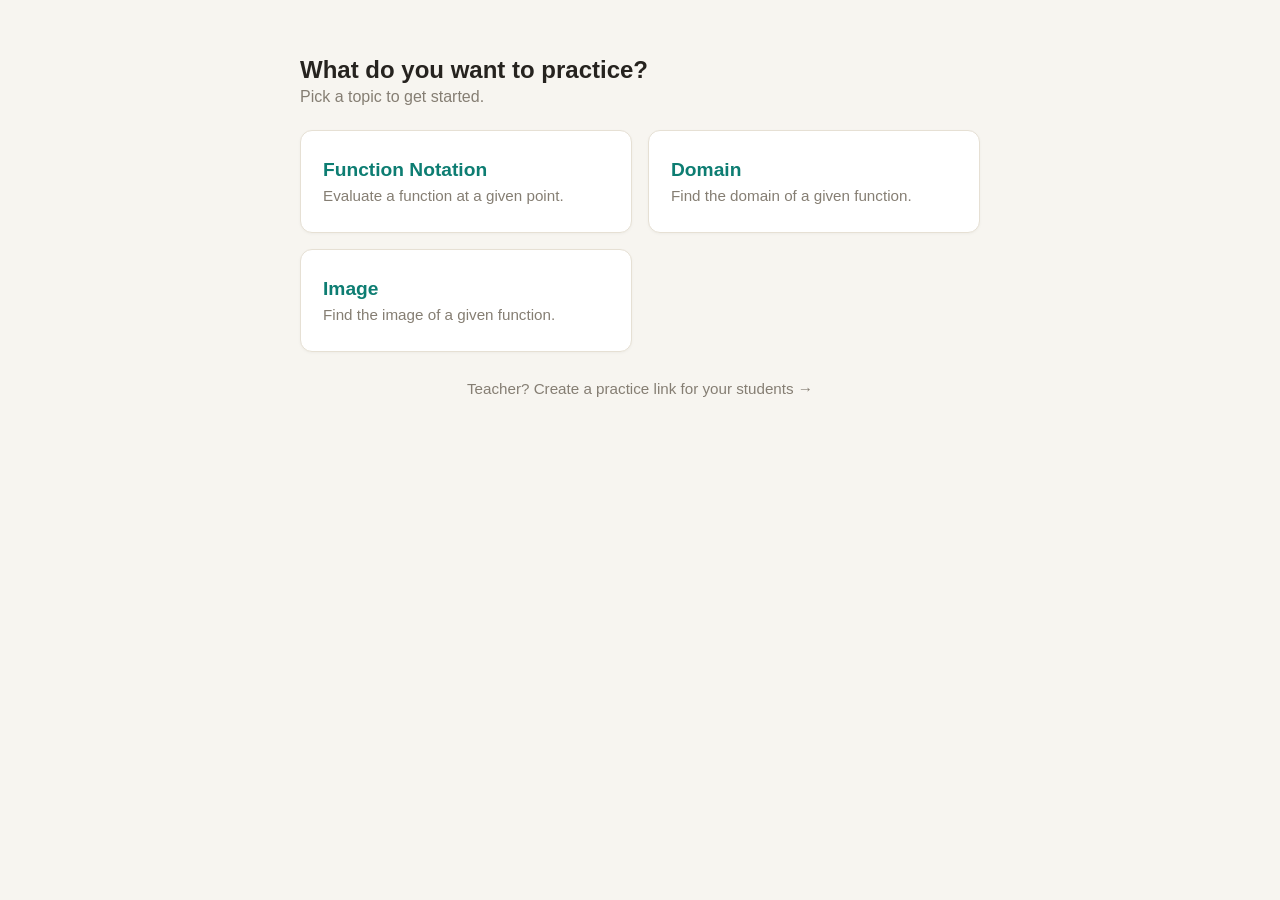
<file: index.html>
<!DOCTYPE html>
<html lang="en">
<head>
<meta charset="UTF-8">
<meta name="viewport" content="width=device-width, initial-scale=1.0">
<title>Calcapp</title>
<link rel="stylesheet" href="domain-builder.css">
<link rel="stylesheet" href="home.css">
</head>
<body>
  <div class="container">
    <h1>What do you want to practice?</h1>
    <p class="subtitle">Pick a topic to get started.</p>

    <div class="topic-grid">
      <a class="topic-card" href="practice.html?topics=notation">
        <div class="topic-title">Function Notation</div>
        <div class="topic-desc">Evaluate a function at a given point.</div>
      </a>
      <a class="topic-card" href="practice.html?topics=domain">
        <div class="topic-title">Domain</div>
        <div class="topic-desc">Find the domain of a given function.</div>
      </a>
      <a class="topic-card" href="practice.html?topics=image">
        <div class="topic-title">Image</div>
        <div class="topic-desc">Find the image of a given function.</div>
      </a>
    </div>

    <p class="teacher-link"><a href="teacher.html">Teacher? Create a practice link for your students →</a></p>
  </div>
</body>
</html>
</file>
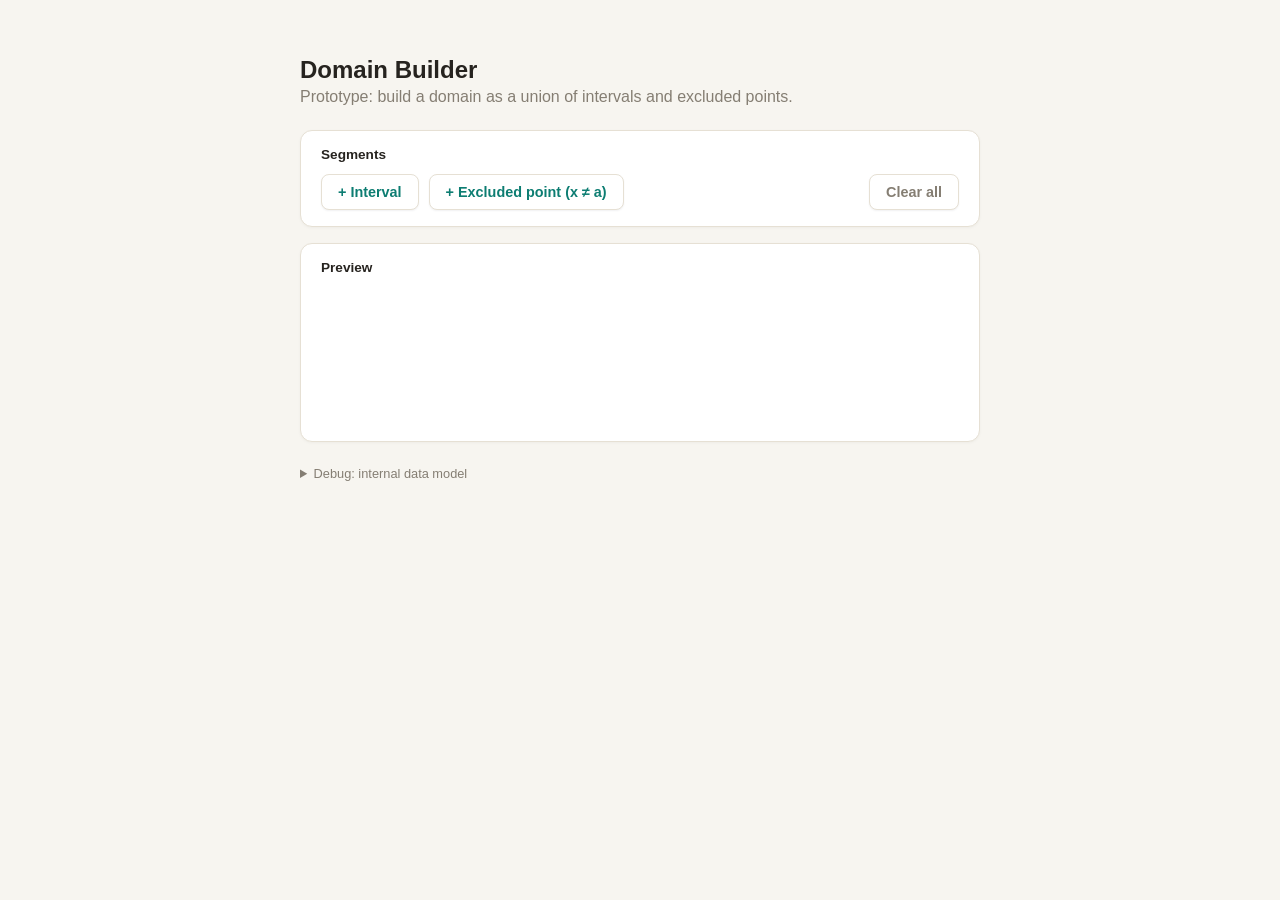
<file: domain-builder.html>
<!DOCTYPE html>
<html lang="en">
<head>
<meta charset="UTF-8">
<meta name="viewport" content="width=device-width, initial-scale=1.0">
<title>Domain Builder — Prototype</title>
<link rel="stylesheet" href="domain-builder.css">
</head>
<body>
  <div class="container">
    <h1>Domain Builder</h1>
    <p class="subtitle">Prototype: build a domain as a union of intervals and excluded points.</p>

    <div class="card">
      <div class="label">Segments</div>
      <div id="segments"></div>
      <div class="add-row">
        <button id="addIntervalBtn" class="add-btn">+ Interval</button>
        <button id="addPointBtn" class="add-btn">+ Excluded point (x ≠ a)</button>
        <button id="clearBtn" class="add-btn clear-btn">Clear all</button>
      </div>
    </div>

    <div class="card">
      <div class="label">Preview</div>
      <div id="preview" class="preview"></div>
      <svg id="numberLine" class="number-line" viewBox="0 0 600 90"></svg>
    </div>

    <details class="debug">
      <summary>Debug: internal data model</summary>
      <pre id="debugOut"></pre>
    </details>
  </div>

  <script type="module" src="domain-builder.js"></script>
</body>
</html>
</file>
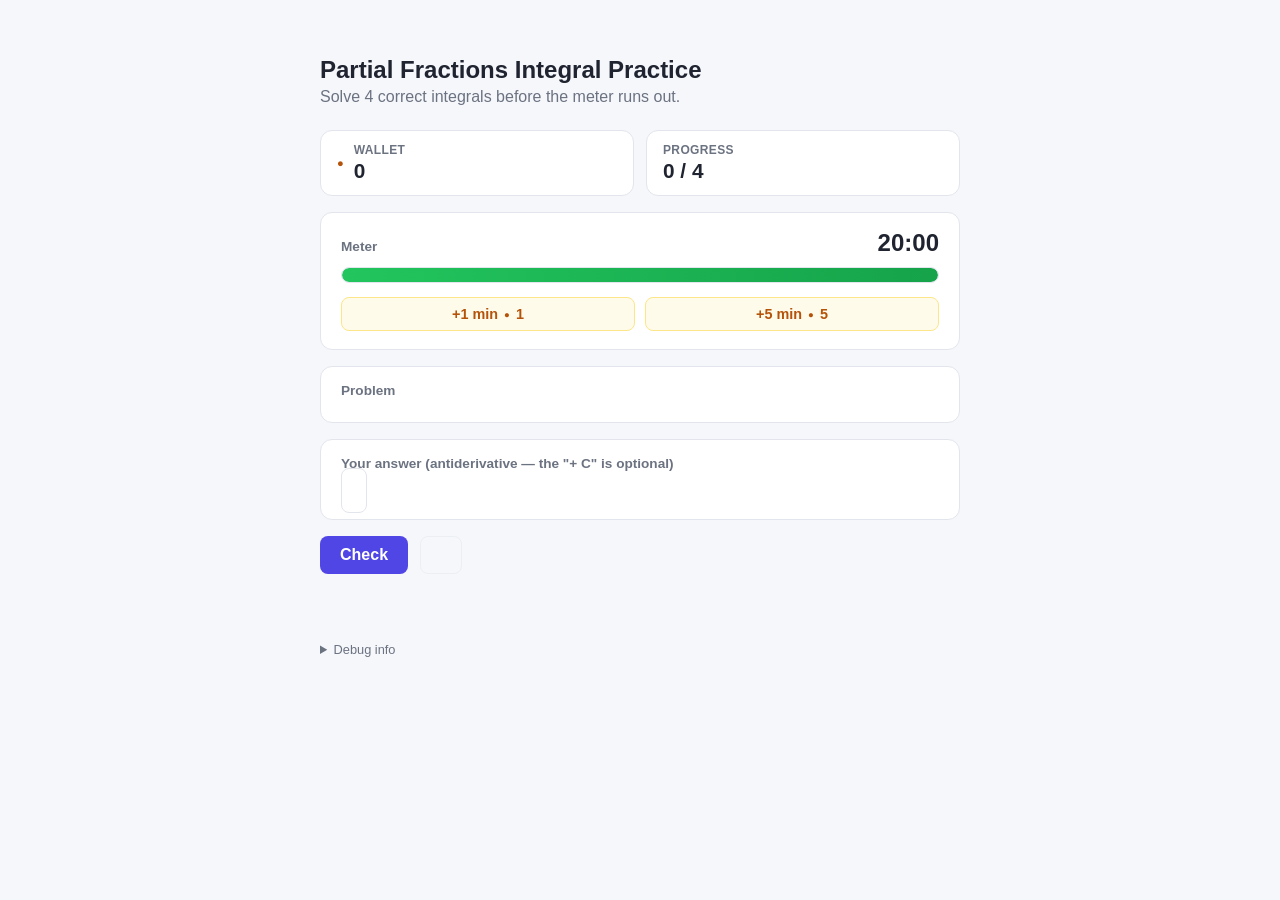
<file: integrals.html>
<!DOCTYPE html>
<html lang="en">
<head>
<meta charset="UTF-8">
<meta name="viewport" content="width=device-width, initial-scale=1.0">
<title>Partial Fractions: Survive the Countdown</title>
<link rel="stylesheet" href="style.css">
</head>
<body>
  <div class="container">
    <h1>Partial Fractions Integral Practice</h1>
    <p class="subtitle">Solve 4 correct integrals before the meter runs out.</p>

    <div class="hud">
      <div class="hud-chip wallet-chip">
        <span class="hud-icon" aria-hidden="true">&#9679;</span>
        <div class="hud-text">
          <span class="hud-label">Wallet</span>
          <span class="hud-value" id="walletValue">0</span>
        </div>
      </div>

      <div class="hud-chip progress-chip">
        <div class="hud-text">
          <span class="hud-label">Progress</span>
          <span class="hud-value" id="progressValue">0 / 4</span>
        </div>
      </div>
    </div>

    <div class="card meter-card">
      <div class="meter-top">
        <span class="label">Meter</span>
        <span class="hud-value" id="meterValue">20:00</span>
      </div>
      <div class="meter-track">
        <div class="meter-fill" id="meterFill"></div>
      </div>
      <div class="meter-actions">
        <button id="addOneBtn" class="meter-btn">+1 min <span class="coin-icon">&#9679;</span>1</button>
        <button id="addFiveBtn" class="meter-btn">+5 min <span class="coin-icon">&#9679;</span>5</button>
      </div>
    </div>

    <div class="card">
      <div class="label">Problem</div>
      <math-field id="problem" read-only class="display-field"></math-field>
    </div>

    <div class="card">
      <div class="label">Your answer (antiderivative — the "+ C" is optional)</div>
      <math-field id="answer" class="input-field" virtual-keyboard-mode="onfocus"></math-field>
    </div>

    <div class="buttons">
      <button id="checkBtn">Check</button>
      <button id="swapBtn" class="secondary" disabled></button>
    </div>

    <div id="feedback" class="feedback"></div>

    <details class="debug">
      <summary>Debug info</summary>
      <pre id="debugOut"></pre>
    </details>
  </div>

  <div id="overlay" class="overlay hidden">
    <div class="overlay-card">
      <div id="overlayTitle" class="overlay-title"></div>
      <div id="overlayBody" class="overlay-body"></div>
      <button id="overlayBtn" class="overlay-btn"></button>
    </div>
  </div>

  <script type="module" src="app.js"></script>
</body>
</html>
</file>
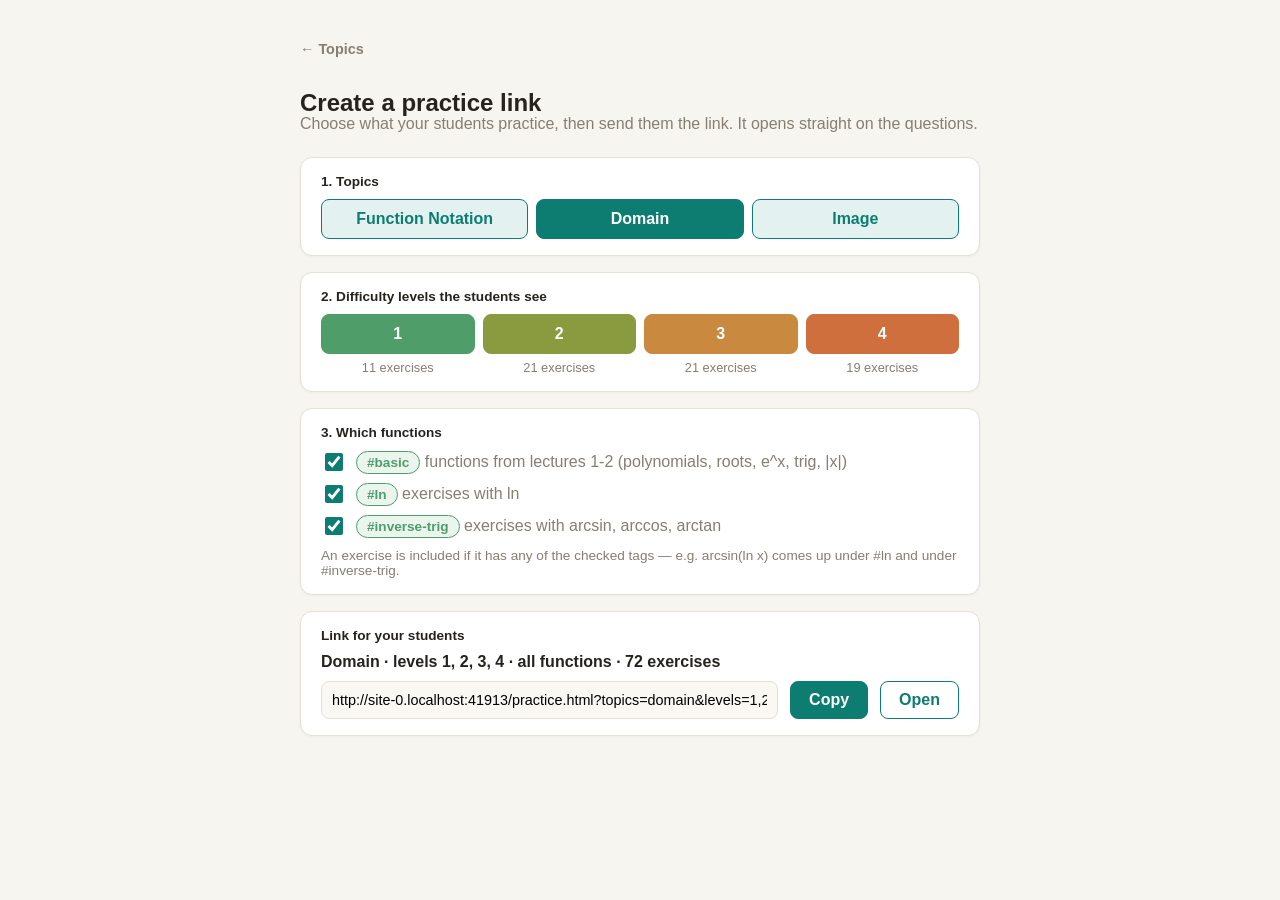
<file: teacher.html>
<!DOCTYPE html>
<html lang="en">
<head>
<meta charset="UTF-8">
<meta name="viewport" content="width=device-width, initial-scale=1.0">
<title>Create a Practice Link</title>
<link rel="stylesheet" href="domain-builder.css">
<link rel="stylesheet" href="exercise.css">
<link rel="stylesheet" href="teacher.css">
</head>
<body>
  <div class="container">
    <a href="index.html" class="home-link">← Topics</a>
    <h1>Create a practice link</h1>
    <p class="subtitle">Choose what your students practice, then send them the link. It opens straight on the questions.</p>

    <div class="card">
      <div class="label">1. Topics</div>
      <div id="topicPicker" class="choice-row"></div>
    </div>

    <div class="card">
      <div class="label">2. Difficulty levels the students see</div>
      <div id="levelPicker" class="difficulty-filter">
        <button type="button" class="difficulty-btn" data-level="1">1</button>
        <button type="button" class="difficulty-btn" data-level="2">2</button>
        <button type="button" class="difficulty-btn" data-level="3">3</button>
        <button type="button" class="difficulty-btn" data-level="4">4</button>
      </div>
      <div id="levelCounts" class="level-counts"></div>
    </div>

    <div class="card">
      <div class="label">3. Which functions</div>
      <div id="tagPicker" class="tag-picker"></div>
      <div class="hint">An exercise is included if it has any of the checked tags — e.g. arcsin(ln x) comes up under #ln and under #inverse-trig.</div>
    </div>

    <div class="card">
      <div class="label">Link for your students</div>
      <div id="summary" class="summary"></div>
      <div class="link-row">
        <input id="linkOutput" class="link-output" type="text" readonly>
        <button type="button" id="copyBtn" class="link-btn">Copy</button>
        <a id="openLink" class="link-btn secondary" target="_blank" rel="noopener">Open</a>
      </div>
      <div id="linkWarning" class="link-warning hidden"></div>
    </div>
  </div>

  <script type="module" src="teacher.js"></script>
</body>
</html>
</file>
<file: domain-builder.css>
:root {
  --bg: #f7f5f0;
  --card-bg: #ffffff;
  --text: #26231f;
  --muted: #857e73;
  --border: #e6e0d4;
  --accent: #0d7d72;
  --accent-hover: #0a635a;
  --accent-tint: #e3f2f0;
  --accent-tint-border: #a9d6d0;
  --good: #4f9d69;
  --good-hover: #3f8255;
  --warn: #c98a3f;
  --warn-bg: #fdf4e7;
  --warn-bg-hover: #faebd2;
  --warn-border: #eed3a4;
  --bad: #dc2626;
  --seg-colors: #4f46e5, #0891b2, #b45309, #db2777, #16a34a;

  /* Difficulty accents (levels 1-4) — deliberately muted, and stepping
     green -> orange rather than ending in red, since red already means
     "mistake" elsewhere in this UI. */
  --diff-1: #4f9d69;
  --diff-1-tint: #eaf5ee;
  --diff-2: #8a9a3f;
  --diff-2-tint: #f3f5e6;
  --diff-3: #c98a3f;
  --diff-3-tint: #faf1e2;
  --diff-4: #cf6f3e;
  --diff-4-tint: #fbeee3;
}

* { box-sizing: border-box; }

body {
  margin: 0;
  font-family: -apple-system, "Segoe UI", Roboto, Helvetica, Arial, sans-serif;
  background: var(--bg);
  color: var(--text);
  display: flex;
  justify-content: center;
  padding: 40px 16px;
}

.container {
  width: 100%;
  max-width: 680px;
}

h1 {
  font-size: 1.5rem;
  margin-bottom: 4px;
}

.subtitle {
  color: var(--muted);
  margin-top: 0;
  margin-bottom: 24px;
}

.home-link {
  display: inline-block;
  margin-bottom: 16px;
  color: var(--muted);
  text-decoration: none;
  font-size: 0.9rem;
  font-weight: 600;
}

.home-link:hover { color: var(--accent); }

.card {
  background: var(--card-bg);
  border: 1px solid var(--border);
  border-radius: 12px;
  padding: 16px 20px;
  margin-bottom: 16px;
  box-shadow: 0 1px 3px rgba(20, 22, 30, 0.04);
}

.label {
  font-size: 0.85rem;
  color: var(--text);
  margin-bottom: 10px;
  font-weight: 600;
}

.label.showing-solution {
  margin-top: 14px;
  color: var(--warn);
}

.label.hidden {
  display: none;
}

/* ---------------------------------------------------------------------- */
/* Segment rows                                                          */
/* ---------------------------------------------------------------------- */

/* Each row carries the same color used for its segment on the number line
   and preview (set as --seg-color inline from JS), read here as a left
   accent border and a faint tint — so the color coding that already ties
   a row to its place on the axis actually shows up on the row itself,
   not just in a small dot. Falls back to a plain border/background when
   --seg-color or color-mix() isn't available. */
.segment-row {
  display: flex;
  flex-wrap: wrap;
  align-items: center;
  gap: 8px;
  padding: 10px 12px 10px 14px;
  border: 1px solid var(--border);
  border-left: 4px solid var(--seg-color, var(--border));
  border-radius: 8px;
  margin-bottom: 8px;
  background: #faf8f3;
  background: color-mix(in srgb, var(--seg-color, var(--border)) 7%, #faf8f3);
  font-size: 1rem;
}

.segment-row.invalid {
  border-color: var(--bad);
  border-left-color: var(--bad);
  background: #fef2f2;
}

/* The math being entered (brackets + fields) vs. the row's own controls
   (preview text, reorder, remove) — grouped separately, with a divider
   between them, instead of one undifferentiated line of boxes. */
.row-math {
  display: flex;
  flex-wrap: wrap;
  align-items: center;
  gap: 8px;
}

/* A pill rather than a border-left divider: on a narrow screen this whole
   cluster wraps onto its own line as one flex item, where a divider would
   otherwise read as a stray mark with nothing left of it to divide from. */
.row-tools {
  display: flex;
  align-items: center;
  gap: 10px;
  padding: 4px 10px 4px 12px;
  border-radius: 999px;
  background: rgba(255, 255, 255, 0.55);
}

.bracket-btn {
  font-family: "Cambria Math", Georgia, serif;
  font-size: 1.3rem;
  width: 34px;
  height: 34px;
  border-radius: 6px;
  border: 1px solid var(--border);
  background: white;
  cursor: pointer;
  color: var(--text);
  flex-shrink: 0;
  box-shadow: 0 1px 2px rgba(20, 22, 30, 0.06);
  transition: background 0.12s ease, border-color 0.12s ease, box-shadow 0.12s ease, color 0.12s ease;
}

.bracket-btn:hover:not(:disabled) {
  background: var(--accent-tint);
  border-color: var(--accent);
  box-shadow: 0 2px 5px rgba(13, 125, 114, 0.15);
}

/* A closed bracket ("[", "]") is a real state, not just a glyph choice —
   give it the same tinted/filled treatment used for an active toggle
   elsewhere on the page, so open vs. closed reads at a glance. */
.bracket-btn.closed {
  background: var(--accent-tint);
  border-color: var(--accent);
  color: var(--accent-hover);
  font-weight: 700;
}

.bracket-btn:disabled {
  opacity: 0.4;
  cursor: not-allowed;
}

math-field.value-input {
  display: inline-block;
  min-width: 56px;
  font-size: 1rem;
  padding: 4px 8px;
  border-radius: 6px;
  border: 1px solid var(--border);
}

math-field.value-input:focus-within {
  border-color: var(--accent);
  outline: none;
}

/* We supply our own insert toolbar — hide MathLive's built-in inline
   keyboard-toggle and menu icons so each field stays compact. */
math-field.value-input::part(virtual-keyboard-toggle),
math-field.value-input::part(menu-toggle) {
  display: none;
}

.comma {
  color: var(--text);
  font-size: 1.4rem;
  font-weight: 700;
  line-height: 1;
  align-self: center;
  transform: translateY(3px);
}

/* ---------------------------------------------------------------------- */
/* Per-field symbol menu (small caret at the corner of each math-field)   */
/* ---------------------------------------------------------------------- */

.field-wrap {
  position: relative;
  display: inline-block;
}

.field-menu-btn {
  position: absolute;
  right: -6px;
  bottom: -6px;
  width: 16px;
  height: 16px;
  padding: 0;
  line-height: 1;
  font-size: 9px;
  border-radius: 50%;
  border: 1px solid var(--accent-tint-border);
  background: var(--accent-tint);
  color: var(--accent);
  cursor: pointer;
  display: flex;
  align-items: center;
  justify-content: center;
  z-index: 2;
}

.field-menu-btn:hover { background: var(--accent); border-color: var(--accent); color: white; }

/* The note under "Your answer" pointing at the ▾ button — it shows a
   static copy of the button so students know what to look for. */
.answer-hint {
  font-size: 0.8rem;
  color: #5c564d; /* a step below the labels, but darker than --muted */
  margin: -4px 0 10px;
}

.answer-hint .field-menu-btn {
  position: static;
  display: inline-flex;
  vertical-align: middle;
  cursor: default;
}

.field-menu {
  position: absolute;
  top: calc(100% + 6px);
  right: 0;
  z-index: 20;
  display: grid;
  grid-template-columns: repeat(3, 1fr);
  gap: 4px;
  padding: 6px;
  background: white;
  border: 1px solid var(--border);
  border-radius: 8px;
  box-shadow: 0 8px 20px rgba(20, 22, 30, 0.15);
}

.field-menu.hidden {
  display: none;
}

.field-menu-item {
  font-family: "Cambria Math", Georgia, serif;
  font-size: 1rem;
  width: 32px;
  height: 30px;
  border-radius: 6px;
  border: 1px solid var(--border);
  background: white;
  color: var(--text);
  cursor: pointer;
}

.field-menu-item:hover { background: var(--accent-tint); border-color: var(--accent); }

.point-label {
  font-weight: 600;
  font-size: 1.1rem;
}

.row-spacer { flex: 1; }

.row-preview {
  font-family: "Cambria Math", Georgia, serif;
  color: var(--muted);
  font-size: 0.95rem;
  white-space: nowrap;
  direction: ltr;
}

/* One bordered stepper instead of two separate buttons — reads as a
   single reorder control rather than two more boxes in the row. */
.move-btns {
  display: flex;
  flex-direction: column;
  border: 1px solid var(--border);
  border-radius: 6px;
  overflow: hidden;
  flex-shrink: 0;
}

.move-btn {
  width: 22px;
  height: 17px;
  padding: 0;
  line-height: 1;
  font-size: 0.65rem;
  border: none;
  background: white;
  color: var(--muted);
  cursor: pointer;
}

.move-btn + .move-btn {
  border-top: 1px solid var(--border);
}

.move-btn:hover:not(:disabled) { background: var(--accent-tint); color: var(--accent); }

.move-btn:disabled {
  opacity: 0.3;
  cursor: not-allowed;
}

.remove-btn {
  width: 28px;
  height: 28px;
  border-radius: 50%;
  border: 1px solid var(--border);
  background: white;
  color: var(--bad);
  cursor: pointer;
  font-size: 0.9rem;
  line-height: 1;
  flex-shrink: 0;
  transition: background 0.12s ease, border-color 0.12s ease;
}

.remove-btn:hover { background: #fef2f2; border-color: var(--bad); }

/* ---------------------------------------------------------------------- */
/* Add buttons                                                           */
/* ---------------------------------------------------------------------- */

.add-row {
  display: flex;
  gap: 10px;
  flex-wrap: wrap;
  margin-top: 12px;
}

.add-btn {
  font-size: 0.9rem;
  padding: 9px 16px;
  border-radius: 8px;
  border: 1px solid var(--border);
  background: white;
  color: var(--accent);
  font-weight: 600;
  cursor: pointer;
  box-shadow: 0 1px 2px rgba(20, 22, 30, 0.06);
  transition: background 0.12s ease, border-color 0.12s ease, transform 0.05s ease, box-shadow 0.12s ease;
}

.add-btn:hover {
  background: var(--accent-tint);
  border-color: var(--accent-tint-border);
  box-shadow: 0 2px 5px rgba(13, 125, 114, 0.15);
}

.add-btn:active {
  transform: translateY(1px);
  box-shadow: 0 1px 1px rgba(20, 22, 30, 0.08);
}

.clear-btn {
  color: var(--muted);
  margin-left: auto;
}

.clear-btn:hover {
  background: #f2efe7;
  border-color: #ddd6c7;
  box-shadow: 0 2px 5px rgba(20, 22, 30, 0.08);
}

/* ---------------------------------------------------------------------- */
/* Preview                                                                */
/* ---------------------------------------------------------------------- */

.preview {
  font-size: 1.3rem;
  font-family: "Cambria Math", Georgia, serif;
  min-height: 32px;
  margin-bottom: 14px;
  direction: ltr;
  text-align: left;
}

.preview.empty {
  color: var(--muted);
  font-family: inherit;
  font-size: 1rem;
}

.excluded-list {
  color: var(--warn);
}

.number-line {
  width: 100%;
  height: 90px;
  overflow: visible;
}

/* ---------------------------------------------------------------------- */
/* Debug                                                                  */
/* ---------------------------------------------------------------------- */

.debug {
  margin-top: 24px;
  color: var(--muted);
  font-size: 0.8rem;
}

.debug pre {
  white-space: pre-wrap;
  background: #fff;
  border: 1px solid var(--border);
  border-radius: 8px;
  padding: 10px;
}
</file>
<file: home.css>
.topic-grid {
  display: grid;
  grid-template-columns: repeat(auto-fit, minmax(220px, 1fr));
  gap: 16px;
}

.topic-card {
  display: block;
  background: var(--card-bg);
  border: 1px solid var(--border);
  border-radius: 12px;
  padding: 28px 22px;
  text-decoration: none;
  color: inherit;
  box-shadow: 0 1px 3px rgba(20, 22, 30, 0.04);
  transition: border-color 0.15s ease, box-shadow 0.15s ease, transform 0.05s ease;
}

.topic-card:hover {
  border-color: var(--accent);
  box-shadow: 0 4px 14px rgba(13, 125, 114, 0.15);
}

.topic-card:active { transform: translateY(1px); }

.topic-title {
  font-size: 1.2rem;
  font-weight: 700;
  color: var(--accent);
  margin-bottom: 6px;
}

.topic-desc {
  color: var(--muted);
  font-size: 0.95rem;
}

.teacher-link {
  margin-top: 28px;
  text-align: center;
  font-size: 0.95rem;
}

.teacher-link a {
  color: var(--muted);
  text-decoration: none;
}

.teacher-link a:hover { color: var(--accent); }
</file>
<file: style.css>
:root {
  --bg: #f6f7fb;
  --card-bg: #ffffff;
  --text: #1f2430;
  --muted: #6b7280;
  --border: #e2e5ec;
  --accent: #4f46e5;
  --accent-hover: #4338ca;
  --good: #16a34a;
  --good-bg: #ecfdf3;
  --bad: #dc2626;
  --bad-bg: #fef2f2;
  --warn: #d97706;
  --coin: #b45309;
  --coin-bg: #fffbeb;
}

* { box-sizing: border-box; }

body {
  margin: 0;
  font-family: -apple-system, "Segoe UI", Roboto, Helvetica, Arial, sans-serif;
  background: var(--bg);
  color: var(--text);
  display: flex;
  justify-content: center;
  padding: 40px 16px;
  /* A math-field can render wider than the screen after a symbol insert
     (e.g. a square root). Without this, mobile browsers respond to that
     overflow by auto-zooming the whole page out to fit it, which then
     desyncs MathLive's virtual keyboard (positioned for the original
     viewport) and leaves it rendered off-screen. */
  overflow-x: hidden;
}

.container {
  width: 100%;
  max-width: 640px;
}

h1 {
  font-size: 1.5rem;
  margin-bottom: 4px;
}

.subtitle {
  color: var(--muted);
  margin-top: 0;
  margin-bottom: 24px;
}

.card {
  background: var(--card-bg);
  border: 1px solid var(--border);
  border-radius: 12px;
  padding: 16px 20px;
  margin-bottom: 16px;
}

.label {
  font-size: 0.85rem;
  color: var(--muted);
  margin-bottom: 8px;
  font-weight: 600;
}

math-field.display-field {
  font-size: 1.4rem;
  border: none;
  padding: 8px 0;
}

math-field.input-field {
  font-size: 1.3rem;
  border: 1px solid var(--border);
  border-radius: 8px;
  padding: 10px 12px;
}

math-field.input-field:focus-within {
  border-color: var(--accent);
}

.buttons {
  display: flex;
  gap: 12px;
  margin-bottom: 16px;
}

button {
  font-size: 1rem;
  padding: 10px 20px;
  border-radius: 8px;
  border: none;
  cursor: pointer;
  background: var(--accent);
  color: white;
  font-weight: 600;
}

button:hover { background: var(--accent-hover); }

button.secondary {
  background: transparent;
  color: var(--text);
  border: 1px solid var(--border);
}

button.secondary:hover { background: #eee; }

button:disabled {
  opacity: 0.5;
  cursor: not-allowed;
}

button.secondary:disabled:hover { background: transparent; }

.feedback {
  min-height: 24px;
  padding: 14px 16px;
  border-radius: 8px;
  font-weight: 500;
  white-space: pre-line;
}

.feedback.correct {
  background: var(--good-bg);
  color: var(--good);
}

.feedback.incorrect {
  background: var(--bad-bg);
  color: var(--bad);
}

.debug {
  margin-top: 24px;
  color: var(--muted);
  font-size: 0.8rem;
}

.debug pre {
  white-space: pre-wrap;
  background: #fff;
  border: 1px solid var(--border);
  border-radius: 8px;
  padding: 10px;
}

/* ---------------------------------------------------------------------- */
/* HUD                                                                    */
/* ---------------------------------------------------------------------- */

.hud {
  display: flex;
  gap: 12px;
  margin-bottom: 16px;
}

.hud-chip {
  flex: 1;
  display: flex;
  align-items: center;
  gap: 10px;
  background: var(--card-bg);
  border: 1px solid var(--border);
  border-radius: 12px;
  padding: 12px 16px;
}

.hud-chip .hud-icon {
  font-size: 0.7rem;
  color: var(--coin);
}

.wallet-chip .hud-icon { color: var(--coin); }

.hud-text {
  display: flex;
  flex-direction: column;
  gap: 2px;
}

.hud-label {
  font-size: 0.75rem;
  color: var(--muted);
  font-weight: 600;
  text-transform: uppercase;
  letter-spacing: 0.03em;
}

.hud-value {
  font-size: 1.3rem;
  font-weight: 700;
  font-variant-numeric: tabular-nums;
}

/* ---------------------------------------------------------------------- */
/* Meter                                                                  */
/* ---------------------------------------------------------------------- */

.meter-card {
  padding-bottom: 18px;
}

.meter-top {
  display: flex;
  justify-content: space-between;
  align-items: baseline;
  margin-bottom: 10px;
}

.meter-top .label {
  margin-bottom: 0;
}

.meter-top .hud-value {
  font-size: 1.5rem;
  transition: color 0.3s ease;
}

.meter-track {
  position: relative;
  height: 16px;
  border-radius: 999px;
  background: #eef0f6;
  overflow: hidden;
  border: 1px solid var(--border);
}

.meter-fill {
  height: 100%;
  width: 100%;
  border-radius: 999px;
  background: linear-gradient(90deg, #22c55e, #16a34a);
  transition: width 0.25s linear, background 0.4s ease;
}

.meter-fill.meter-warn {
  background: linear-gradient(90deg, #fbbf24, #d97706);
}

.meter-fill.meter-danger {
  background: linear-gradient(90deg, #f87171, #dc2626);
  animation: meter-pulse 1s ease-in-out infinite;
}

.meter-card.meter-danger .meter-top .hud-value {
  color: var(--bad);
}

@keyframes meter-pulse {
  0%, 100% { box-shadow: 0 0 0 0 rgba(220, 38, 38, 0.4); }
  50% { box-shadow: 0 0 0 6px rgba(220, 38, 38, 0); }
}

.meter-actions {
  display: flex;
  gap: 10px;
  margin-top: 14px;
}

.meter-btn {
  flex: 1;
  background: var(--coin-bg);
  color: var(--coin);
  border: 1px solid #fde68a;
  font-weight: 600;
  font-size: 0.9rem;
  padding: 8px 12px;
  border-radius: 8px;
  display: flex;
  align-items: center;
  justify-content: center;
  gap: 6px;
  cursor: pointer;
}

.meter-btn:hover:not(:disabled) {
  background: #fef3c7;
}

.meter-btn:disabled {
  opacity: 0.4;
  cursor: not-allowed;
}

.coin-icon {
  color: var(--coin);
  font-size: 0.6rem;
}

/* ---------------------------------------------------------------------- */
/* Overlay (win / lose)                                                   */
/* ---------------------------------------------------------------------- */

.overlay {
  position: fixed;
  inset: 0;
  background: rgba(15, 17, 26, 0.55);
  display: flex;
  align-items: center;
  justify-content: center;
  padding: 20px;
  z-index: 100;
}

.overlay.hidden {
  display: none;
}

.overlay-card {
  background: var(--card-bg);
  border-radius: 16px;
  padding: 32px;
  max-width: 380px;
  width: 100%;
  text-align: center;
  box-shadow: 0 20px 50px rgba(0, 0, 0, 0.25);
}

.overlay-title {
  font-size: 1.4rem;
  font-weight: 700;
  margin-bottom: 10px;
}

.overlay-body {
  color: var(--muted);
  margin-bottom: 22px;
  white-space: pre-line;
  line-height: 1.5;
}

.overlay-btn {
  width: 100%;
}
</file>
<file: exercise.css>
.difficulty-filter {
  display: flex;
  gap: 8px;
}

/* Each level carries its own muted accent — green through orange, never
   red (red already means "mistake" elsewhere in this UI) — set once here
   and consumed by the generic button rules below. */
.difficulty-btn[data-level="1"] { --diff: var(--diff-1); --diff-tint: var(--diff-1-tint); }
.difficulty-btn[data-level="2"] { --diff: var(--diff-2); --diff-tint: var(--diff-2-tint); }
.difficulty-btn[data-level="3"] { --diff: var(--diff-3); --diff-tint: var(--diff-3-tint); }
.difficulty-btn[data-level="4"] { --diff: var(--diff-4); --diff-tint: var(--diff-4-tint); }

.difficulty-btn {
  flex: 1;
  font-size: 1rem;
  font-weight: 700;
  padding: 10px 0;
  border-radius: 8px;
  border: 1px solid var(--diff);
  background: var(--diff-tint);
  color: var(--diff);
  cursor: pointer;
  transition: background 0.12s ease, color 0.12s ease, filter 0.12s ease, transform 0.05s ease;
}

.difficulty-btn:hover { filter: brightness(0.97); }
.difficulty-btn:active { transform: translateY(1px); }

.difficulty-btn.active {
  background: var(--diff);
  border-color: var(--diff);
  color: white;
}

.difficulty-btn.active:hover { filter: brightness(0.9); }

.difficulty-btn.empty { opacity: 0.35; }

/* Levels a teacher's link left out aren't shown at all. */
.difficulty-btn.hidden { display: none; }

/* The tags a link restricted the bank to (e.g. ?tags=basic,ln), shown so
   the student knows they're seeing a subset. */
/* After a level click: the exercise on screen stays, so say so and offer
   a new one from the updated selection. */
.level-change-note {
  margin-top: 10px;
  font-size: 0.85rem;
  color: #5c564d;
}

.link-btn {
  padding: 0;
  margin-left: 4px;
  border: none;
  background: none;
  font: inherit;
  font-weight: 700;
  color: var(--accent);
  cursor: pointer;
}

.link-btn:hover { text-decoration: underline; }

/* "Level N" in the problem card's corner, in that level's color. */
.problem-level {
  position: absolute;
  top: 12px;
  right: 14px;
  padding: 2px 10px;
  border-radius: 999px;
  font-size: 0.8rem;
  font-weight: 700;
  color: white;
  background: var(--diff-accent, var(--accent));
}

.problem-level:empty { display: none; }

.tag-chips {
  display: flex;
  flex-wrap: wrap;
  gap: 6px;
}

.tag-chips:not(:empty) { margin-top: 10px; }

.tag-chip {
  display: inline-block;
  padding: 3px 10px;
  border-radius: 999px;
  font-size: 0.85rem;
  font-weight: 600;
  background: var(--diff-1-tint);
  color: var(--diff-1);
  border: 1px solid var(--diff-1);
}

.tag-chip.unknown {
  background: transparent;
  color: #888;
  border-color: #ccc;
}

/* Four states for the "Your answer" card border: a soft teal tint while
   working (the page's own accent, not blue — this page deliberately moved
   away from blue/indigo earlier), amber while viewing the solution (the
   same color the "Show solution" button itself already uses), and a
   thicker, bolder green/red once actually graded. Border-width is fixed
   at 2px for every state so switching between them never shifts layout. */
.answer-card {
  position: relative;
  border-width: 2px;
  border-color: var(--accent-tint-border);
  transition: border-color 0.15s ease, box-shadow 0.15s ease;
}

/* Only the answer card matching the current exercise's kind is shown. */
.answer-card.hidden { display: none; }

/* The single-number answer (function notation): "g(4) = [field]". */
.value-row {
  display: flex;
  align-items: center;
  gap: 10px;
  flex-wrap: wrap;
  font-size: 1.3rem;
  margin-top: 6px;
}

math-field.value-answer-input {
  min-width: 120px;
  font-size: 1.3rem;
  padding: 6px 10px;
  border-radius: 8px;
  border: 1px solid var(--border);
}

math-field.value-answer-input:focus-within {
  border-color: var(--accent);
  outline: none;
}

math-field.value-answer-input::part(menu-toggle) { display: none; }

.value-solution {
  margin-top: 14px;
  font-size: 1.2rem;
  color: var(--warn);
}

.value-solution.hidden { display: none; }

.answer-card.solution {
  border-color: var(--warn);
  box-shadow: 0 0 0 3px rgba(201, 138, 63, 0.12);
}

.answer-card.correct {
  border-color: var(--good);
  box-shadow: 0 0 0 4px rgba(79, 157, 105, 0.18);
}

.answer-card.incorrect {
  border-color: var(--bad);
  box-shadow: 0 0 0 4px rgba(220, 38, 38, 0.15);
  animation: answer-shake 0.4s ease;
}

@keyframes answer-shake {
  10%, 90% { transform: translateX(-1px); }
  20%, 80% { transform: translateX(2px); }
  30%, 50%, 70% { transform: translateX(-4px); }
  40%, 60% { transform: translateX(4px); }
}

.answer-badge {
  position: absolute;
  top: -15px;
  right: 20px;
  width: 32px;
  height: 32px;
  border-radius: 50%;
  display: flex;
  align-items: center;
  justify-content: center;
  font-size: 18px;
  font-weight: 700;
  color: white;
  box-shadow: 0 2px 6px rgba(20, 22, 30, 0.2);
  opacity: 0;
  transform: scale(0.5);
  transition: opacity 0.15s ease, transform 0.15s ease;
  pointer-events: none;
}

.answer-badge.show {
  opacity: 1;
  transform: scale(1);
}

.answer-badge.correct { background: var(--good); }
.answer-badge.incorrect { background: var(--bad); }

/* Small "Correct"/"Incorrect" label tucked in the bottom-right corner —
   absolutely positioned so it can never stretch the card. */
.answer-status-text {
  position: absolute;
  bottom: 10px;
  right: 20px;
  font-size: 0.8rem;
  font-weight: 700;
  opacity: 0;
  transition: opacity 0.15s ease;
  pointer-events: none;
}

.answer-status-text.show { opacity: 1; }
.answer-status-text.correct { color: var(--good); }
.answer-status-text.incorrect { color: var(--bad); }

/* Houses the problem card and, during a transition, its outgoing clone —
   overflow:hidden here (not on the card itself) clips the clone as it
   slides past the edge; the border-radius matches the card's own so the
   clipping edge stays rounded instead of squaring off the corners. */
#problemCardSlot {
  position: relative;
  overflow: hidden;
  border-radius: 12px;
}

/* The problem card is the actual point of the page, so it gets its own
   accent — a top stripe plus a faint tinted gradient, both keyed to the
   exercise's own difficulty level (data-level, set from JS) via the same
   --diff-N palette the difficulty buttons already use. Falls back to the
   plain accent color before a level is known (e.g. first paint). */
.problem-card {
  position: relative;
  text-align: center;
  padding: 30px 20px 24px;
  border-color: var(--diff-accent, var(--accent));
  background: linear-gradient(135deg, var(--card-bg), var(--diff-tint, var(--accent-tint)));
  box-shadow: 0 3px 12px rgba(20, 22, 30, 0.07);
}

.problem-card::before {
  content: "";
  position: absolute;
  top: 0;
  left: 0;
  right: 0;
  height: 4px;
  border-radius: 12px 12px 0 0;
  background: var(--diff-accent, var(--accent));
}

.problem-card[data-level="1"] { --diff-accent: var(--diff-1); --diff-tint: var(--diff-1-tint); }
.problem-card[data-level="2"] { --diff-accent: var(--diff-2); --diff-tint: var(--diff-2-tint); }
.problem-card[data-level="3"] { --diff-accent: var(--diff-3); --diff-tint: var(--diff-3-tint); }
.problem-card[data-level="4"] { --diff-accent: var(--diff-4); --diff-tint: var(--diff-4-tint); }

.problem-text {
  font-size: 1.8rem;
  direction: ltr;
}

/* A small caption above the formula for exercises that need to state more
   than the formula itself (e.g. an image problem's full f: A -> B
   signature, since restricting the domain changes the image) — kept
   visually secondary to the formula so it doesn't compete with it, and
   collapses to nothing (via .hidden) for exercise types that don't set one. */
.problem-signature {
  font-size: 1rem;
  color: var(--muted);
  margin-bottom: 4px;
  direction: ltr;
}

.problem-signature.hidden {
  display: none;
}

/* "Another exercise": a snapshot of the whole outgoing card (frame and
   all — not just its content) is placed exactly over the live one, then
   slides away — the new card is already rendered underneath (no entrance
   animation of its own), so it reads as "revealed" rather than swapped.
   The rest of the page, including the answer area, stays put. */
.problem-card-outgoing {
  position: absolute;
  margin: 0;
  transition: transform 0.32s ease, opacity 0.32s ease, box-shadow 0.32s ease;
  pointer-events: none;
}

.problem-card-outgoing.animate-out {
  transform: translate(-18px, -14px);
  opacity: 0;
  /* Grows well past the card's own resting shadow while it slides, so the
     outgoing layer reads as physically lifting off the page rather than
     just fading in place. */
  box-shadow: 0 14px 28px rgba(20, 22, 30, 0.22);
}

.buttons {
  display: flex;
  gap: 12px;
  margin-bottom: 16px;
}

button#checkBtn {
  font-size: 1rem;
  padding: 11px 26px;
  border-radius: 8px;
  border: none;
  cursor: pointer;
  background: var(--accent);
  color: white;
  font-weight: 600;
  box-shadow: 0 2px 6px rgba(13, 125, 114, 0.35);
  transition: background 0.12s ease, transform 0.05s ease, box-shadow 0.12s ease;
}

button#checkBtn:hover { background: var(--accent-hover); box-shadow: 0 3px 9px rgba(13, 125, 114, 0.4); }
button#checkBtn:active { transform: translateY(1px); box-shadow: 0 1px 3px rgba(13, 125, 114, 0.35); }

button#checkBtn:disabled {
  opacity: 0.5;
  cursor: not-allowed;
  box-shadow: none;
  transform: none;
}

button.secondary {
  font-size: 1rem;
  padding: 10px 20px;
  border-radius: 8px;
  border: none;
  font-weight: 600;
  cursor: pointer;
  transition: background 0.12s ease, transform 0.05s ease, box-shadow 0.12s ease;
}

button.secondary:active { transform: translateY(1px); }

button.hidden {
  display: none;
}

/* Show solution — amber: available, but a "use with care" reveal action */
button#solutionBtn {
  background: var(--warn-bg);
  color: var(--warn);
  border: 1px solid var(--warn-border);
  box-shadow: 0 1px 2px rgba(201, 138, 63, 0.12);
}

button#solutionBtn:hover {
  background: var(--warn-bg-hover);
  box-shadow: 0 2px 6px rgba(201, 138, 63, 0.2);
}

/* Another exercise — green: the "move forward" action */
button#nextBtn {
  background: var(--good);
  color: white;
  box-shadow: 0 2px 6px rgba(79, 157, 105, 0.35);
}

button#nextBtn:hover {
  background: var(--good-hover);
  box-shadow: 0 3px 9px rgba(79, 157, 105, 0.4);
}

.confirm-overlay {
  position: fixed;
  inset: 0;
  background: rgba(15, 17, 26, 0.55);
  display: flex;
  align-items: center;
  justify-content: center;
  padding: 20px;
  z-index: 100;
}

.confirm-overlay.hidden {
  display: none;
}

.confirm-card {
  background: white;
  border-radius: 16px;
  padding: 28px;
  max-width: 420px;
  width: 100%;
  text-align: center;
  box-shadow: 0 20px 50px rgba(0, 0, 0, 0.25);
}

.confirm-label {
  font-size: 0.95rem;
  color: var(--warn);
  font-weight: 600;
  margin-bottom: 14px;
}

.confirm-text {
  font-size: 1.4rem;
  direction: ltr;
  margin-bottom: 22px;
}

.confirm-actions {
  display: flex;
  gap: 10px;
}

.confirm-btn {
  flex: 1;
  font-size: 1rem;
  padding: 11px 16px;
  border-radius: 8px;
  border: none;
  cursor: pointer;
  background: var(--accent);
  color: white;
  font-weight: 600;
  box-shadow: 0 2px 6px rgba(13, 125, 114, 0.35);
  transition: background 0.12s ease, transform 0.05s ease, box-shadow 0.12s ease;
}

.confirm-btn:hover { background: var(--accent-hover); box-shadow: 0 3px 9px rgba(13, 125, 114, 0.4); }
.confirm-btn:active { transform: translateY(1px); }

.confirm-btn.secondary {
  background: white;
  color: var(--text);
  border: 1px solid var(--border);
  box-shadow: 0 1px 2px rgba(20, 22, 30, 0.06);
}

.confirm-btn.secondary:hover {
  background: #f2efe7;
  border-color: #ddd6c7;
  box-shadow: 0 2px 5px rgba(20, 22, 30, 0.08);
}

.feedback {
  min-height: 24px;
  padding: 14px 16px;
  border-radius: 8px;
  font-weight: 500;
  white-space: pre-line;
  line-height: 1.5;
}

.feedback.info {
  background: var(--warn-bg);
  color: var(--warn);
}

.feedback .correct-answer {
  font-family: "Cambria Math", Georgia, serif;
  font-weight: 700;
  direction: ltr;
  display: inline-block;
}
</file>
<file: teacher.css>
.subtitle {
  color: var(--muted);
  margin-top: -6px;
}

.choice-row {
  display: flex;
  gap: 8px;
}

.choice-btn {
  flex: 1;
  font-size: 1rem;
  font-weight: 700;
  padding: 10px 0;
  border-radius: 8px;
  border: 1px solid var(--accent);
  background: var(--accent-tint);
  color: var(--accent);
  cursor: pointer;
}

.choice-btn:hover { filter: brightness(0.97); }

.choice-btn.active {
  background: var(--accent);
  color: white;
}

/* One count under each level button, lined up with the row above. */
.level-counts {
  display: flex;
  gap: 8px;
  margin-top: 6px;
}

.level-count {
  flex: 1;
  text-align: center;
  font-size: 0.8rem;
  color: var(--muted);
}

.level-count.zero { opacity: 0.5; }

.check-row {
  display: flex;
  align-items: center;
  gap: 10px;
  cursor: pointer;
}

.check-row input {
  width: 18px;
  height: 18px;
  accent-color: var(--accent);
}

.tag-picker {
  display: flex;
  flex-direction: column;
  gap: 8px;
}

.tag-desc { color: var(--muted); }

.hint {
  margin-top: 10px;
  font-size: 0.85rem;
  color: var(--muted);
}

.summary {
  font-weight: 600;
  margin-bottom: 10px;
}

.link-row {
  display: flex;
  gap: 8px;
  flex-wrap: wrap;
}

.link-output {
  flex: 1 1 260px;
  min-width: 0;
  font: inherit;
  font-size: 0.9rem;
  padding: 9px 10px;
  border: 1px solid var(--border);
  border-radius: 8px;
  background: #faf8f3;
}

.link-btn {
  display: inline-flex;
  align-items: center;
  justify-content: center;
  font: inherit;
  font-weight: 700;
  padding: 9px 18px;
  border-radius: 8px;
  border: 1px solid var(--accent);
  background: var(--accent);
  color: white;
  cursor: pointer;
  text-decoration: none;
}

.link-btn:hover { background: var(--accent-hover); }

.link-btn.secondary {
  background: var(--card-bg);
  color: var(--accent);
}

.link-btn.secondary:hover { background: var(--accent-tint); }

.link-warning {
  margin-top: 10px;
  font-size: 0.9rem;
  color: #a86a1d;
}

.link-warning.hidden { display: none; }
</file>
